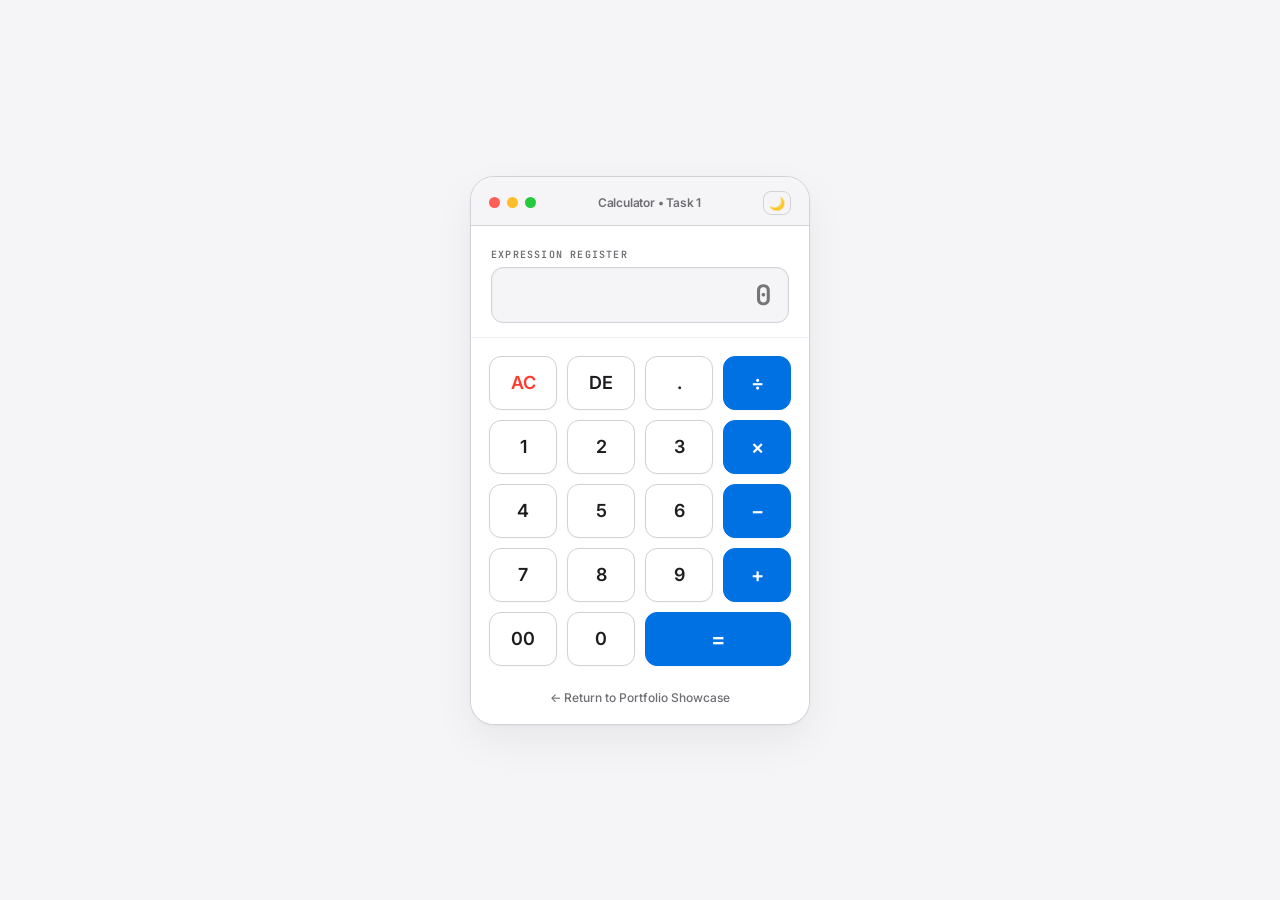
<file: task1-calculator/index.html>
<!DOCTYPE html>
<html lang="en">
<head>
  <meta charset="UTF-8">
  <meta name="viewport" content="width=device-width, initial-scale=1.0">
  <title>Calculator — Pristine Light Edition</title>
  <link rel="preconnect" href="https://fonts.googleapis.com">
  <link rel="preconnect" href="https://fonts.gstatic.com" crossorigin>
  <link href="https://fonts.googleapis.com/css2?family=Inter:wght@400;500;600;700&family=JetBrains+Mono:wght@500;600&display=swap" rel="stylesheet">
  <script>
    (function() {
      const t = localStorage.getItem("vanshika_portal_theme") || "light";
      if (t === "dark") document.documentElement.classList.add("dark");
    })();
  </script>
  <link rel="stylesheet" href="style.css">
</head>
<body>
  <div class="calc-window">
    <!-- Window Bar -->
    <div class="window-topbar">
      <div class="window-dots">
        <span class="dot close"></span>
        <span class="dot min"></span>
        <span class="dot zoom"></span>
      </div>
      <div class="window-title">Calculator &bull; Task 1</div>
      <button type="button" id="themeToggleBtn" class="theme-toggle" title="Toggle Light / Dark mode" aria-label="Toggle theme">🌙</button>
    </div>

    <!-- Screen Display -->
    <div class="display-box">
      <div class="display-label">EXPRESSION REGISTER</div>
      <input type="text" id="display" readonly placeholder="0" aria-label="Calculator display">
    </div>

    <!-- Keypad Grid -->
    <div class="keypad">
      <button type="button" class="btn btn-action text-error" data-action="clear">AC</button>
      <button type="button" class="btn btn-action" data-action="delete">DE</button>
      <button type="button" class="btn btn-action" data-val=".">.</button>
      <button type="button" class="btn btn-op" data-val="/">÷</button>

      <button type="button" class="btn btn-num" data-val="1">1</button>
      <button type="button" class="btn btn-num" data-val="2">2</button>
      <button type="button" class="btn btn-num" data-val="3">3</button>
      <button type="button" class="btn btn-op" data-val="*">×</button>

      <button type="button" class="btn btn-num" data-val="4">4</button>
      <button type="button" class="btn btn-num" data-val="5">5</button>
      <button type="button" class="btn btn-num" data-val="6">6</button>
      <button type="button" class="btn btn-op" data-val="-">−</button>

      <button type="button" class="btn btn-num" data-val="7">7</button>
      <button type="button" class="btn btn-num" data-val="8">8</button>
      <button type="button" class="btn btn-num" data-val="9">9</button>
      <button type="button" class="btn btn-op" data-val="+">+</button>

      <button type="button" class="btn btn-num" data-val="00">00</button>
      <button type="button" class="btn btn-num" data-val="0">0</button>
      <button type="button" class="btn btn-equal" data-action="calculate">=</button>
    </div>

    <div class="window-footer">
      <a href="../index.html" class="nav-back">&larr; Return to Portfolio Showcase</a>
    </div>
  </div>

  <script src="script.js"></script>
</body>
</html>
</file>
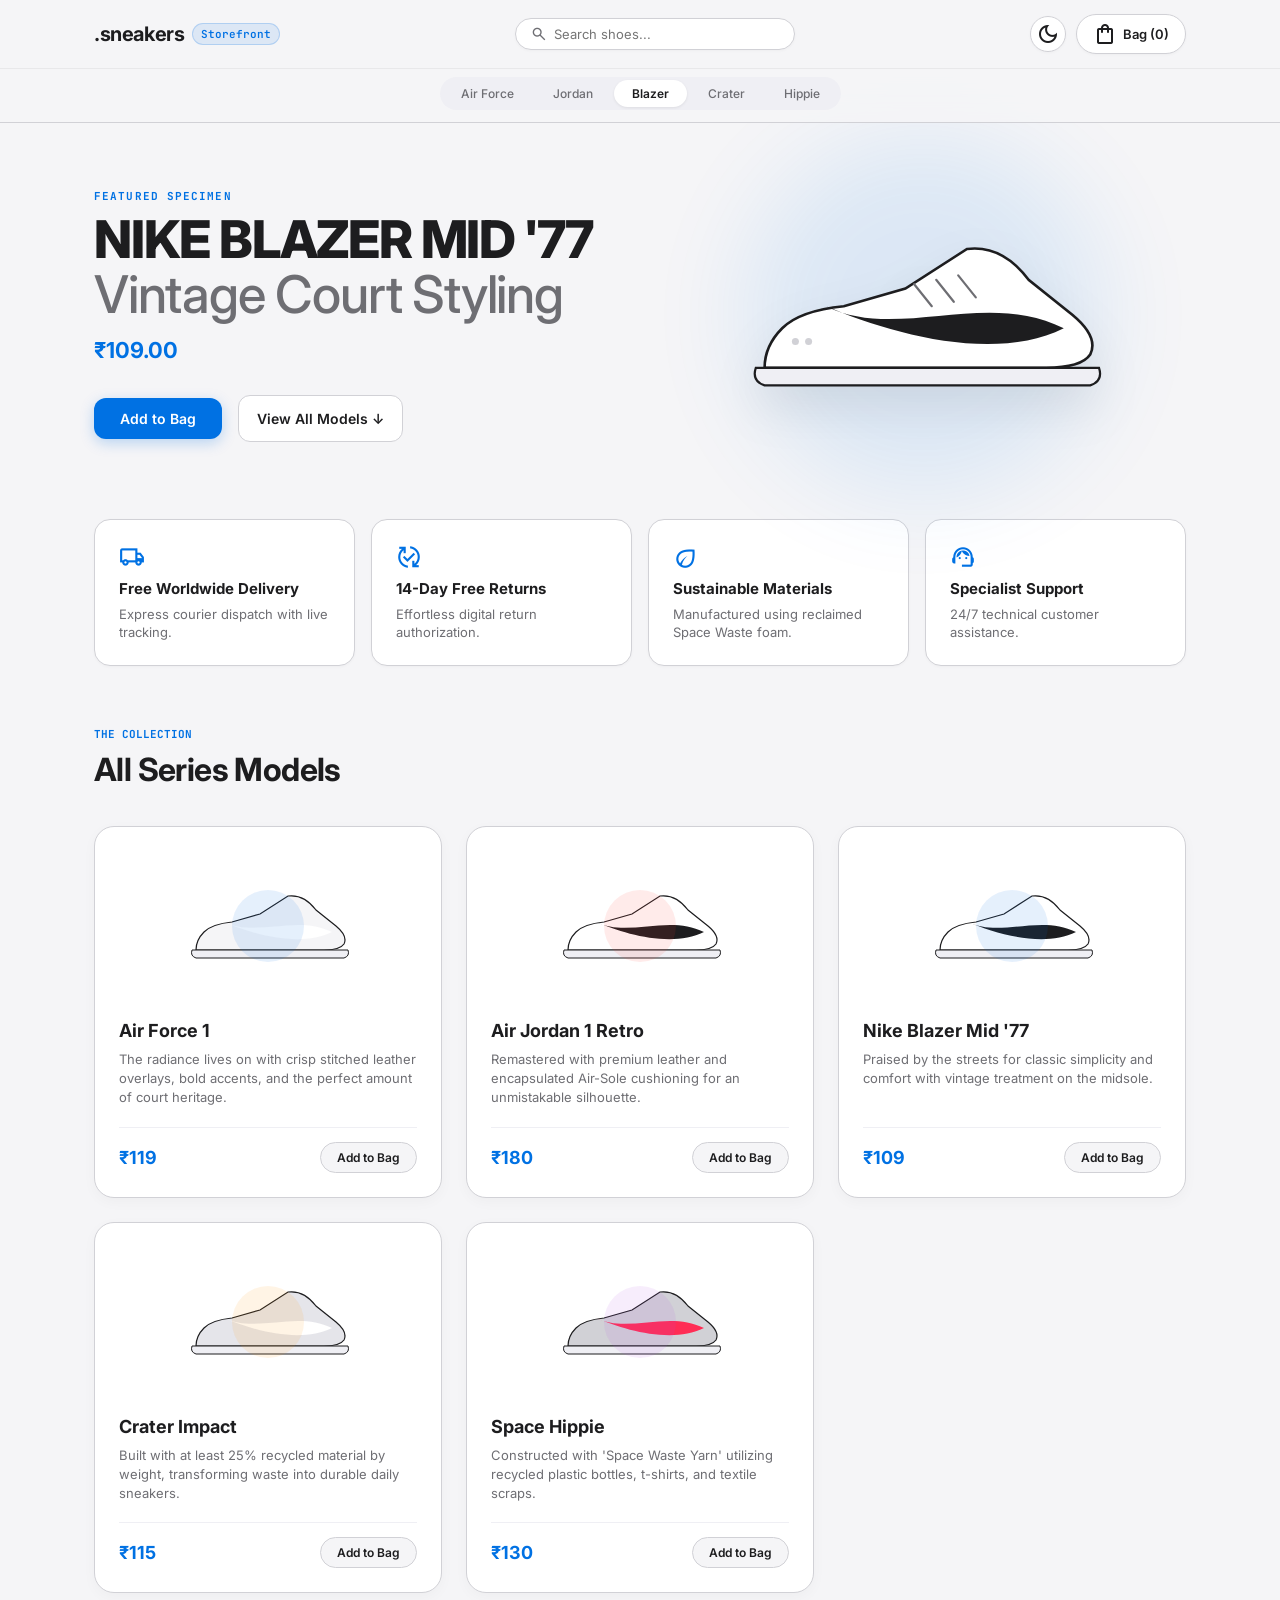
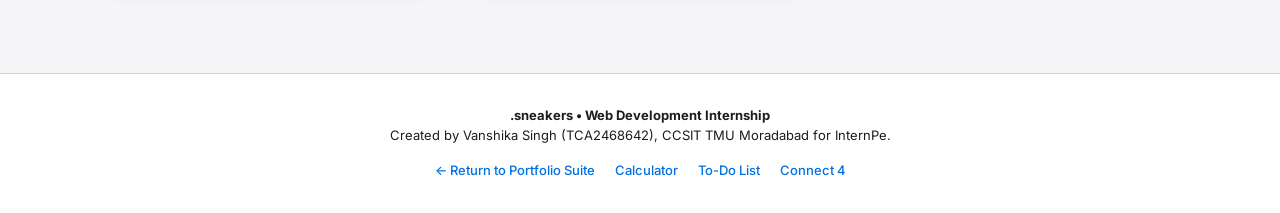
<file: task2-ecommerce/index.html>
<!DOCTYPE html>
<html lang="en">
<head>
  <meta charset="UTF-8">
  <meta name="viewport" content="width=device-width, initial-scale=1.0">
  <title>.sneakers — Pristine Light Storefront</title>
  <link rel="preconnect" href="https://fonts.googleapis.com">
  <link rel="preconnect" href="https://fonts.gstatic.com" crossorigin>
  <link href="https://fonts.googleapis.com/css2?family=Inter:wght@400;500;600;700&family=JetBrains+Mono:wght@500;600&display=swap" rel="stylesheet">
  <link href="https://fonts.googleapis.com/css2?family=Material+Symbols+Outlined:opsz,wght,FILL,GRAD@20..48,100..700,0..1,-50..200" rel="stylesheet">
  <script>
    (function() {
      const t = localStorage.getItem("vanshika_portal_theme") || "light";
      if (t === "dark") document.documentElement.classList.add("dark");
    })();
  </script>
  <link rel="stylesheet" href="style.css">
</head>
<body>
  <!-- Top Navigation -->
  <header class="store-nav">
    <div class="nav-container">
      <div class="nav-brand">
        <span class="brand-text">.sneakers</span>
        <span class="brand-pill">Storefront</span>
      </div>

      <div class="search-wrap">
        <span class="material-symbols-outlined search-icon">search</span>
        <input type="text" id="searchInput" placeholder="Search shoes..." aria-label="Search shoes">
      </div>

      <div class="nav-actions">
        <button id="themeToggleBtn" class="theme-toggle-btn" title="Toggle Light / Dark mode" aria-label="Toggle theme">
          <span class="material-symbols-outlined text-[18px]">dark_mode</span>
        </button>
        <button id="cartBtn" class="cart-pill-btn" aria-label="View Shopping Bag">
          <span class="material-symbols-outlined text-[18px]">shopping_bag</span>
          <span>Bag (<span id="cartCount">0</span>)</span>
        </button>
      </div>
    </div>

    <!-- Category Filter Bar -->
    <div class="category-strip">
      <div class="category-pills">
        <button class="cat-pill active" data-product="0">Air Force</button>
        <button class="cat-pill" data-product="1">Jordan</button>
        <button class="cat-pill" data-product="2">Blazer</button>
        <button class="cat-pill" data-product="3">Crater</button>
        <button class="cat-pill" data-product="4">Hippie</button>
      </div>
    </div>
  </header>

  <!-- Hero Feature Showcase -->
  <section class="hero-showcase" id="heroSection">
    <div class="hero-left">
      <span class="hero-tag" id="heroEyebrow">Featured Specimen</span>
      <h1 class="hero-title" id="heroTitle">BLAZER<br><span>NEW SEASON</span></h1>
      <p class="hero-price" id="heroPrice">₹109.00</p>
      <div class="hero-btn-row">
        <button class="btn-primary" id="heroBuyBtn">Add to Bag</button>
        <a href="#productsCatalog" class="btn-ghost">View All Models &darr;</a>
      </div>
    </div>

    <div class="hero-right">
      <div class="ambient-glow" id="heroCircle"></div>
      <svg id="heroShoeSvg" viewBox="0 0 500 300" class="hero-shoe-svg" xmlns="http://www.w3.org/2000/svg">
        <g id="shoeArtwork">
          <path d="M70,210 Q90,210 150,210 L390,210 Q430,210 440,195 Q450,175 420,150 L370,110 Q340,70 300,75 L230,120 L160,140 Q110,145 90,165 Q70,185 70,210 Z" fill="#ffffff" stroke="#1d1d1f" stroke-width="3"/>
          <path d="M60,210 L450,210 Q455,225 440,230 L70,230 Q55,225 60,210 Z" fill="#efeff4" stroke="#1d1d1f" stroke-width="2.5"/>
          <path d="M140,140 C220,180 320,120 410,165 C330,205 210,170 140,140 Z" fill="#0071e3"/>
          <path d="M240,115 L260,140 M265,110 L285,135 M290,105 L310,130" stroke="#6e6e73" stroke-width="2.5" stroke-linecap="round"/>
          <circle cx="105" cy="180" r="4" fill="#d1d1d6"/>
          <circle cx="120" cy="180" r="4" fill="#d1d1d6"/>
        </g>
      </svg>
    </div>
  </section>

  <!-- Features Strip -->
  <section class="features-bar">
    <div class="feature-card">
      <span class="material-symbols-outlined feature-icon">local_shipping</span>
      <h4>Free Worldwide Delivery</h4>
      <p>Express courier dispatch with live tracking.</p>
    </div>
    <div class="feature-card">
      <span class="material-symbols-outlined feature-icon">published_with_changes</span>
      <h4>14-Day Free Returns</h4>
      <p>Effortless digital return authorization.</p>
    </div>
    <div class="feature-card">
      <span class="material-symbols-outlined feature-icon">eco</span>
      <h4>Sustainable Materials</h4>
      <p>Manufactured using reclaimed Space Waste foam.</p>
    </div>
    <div class="feature-card">
      <span class="material-symbols-outlined feature-icon">support_agent</span>
      <h4>Specialist Support</h4>
      <p>24/7 technical customer assistance.</p>
    </div>
  </section>

  <!-- Product Grid -->
  <main class="catalog-section" id="productsCatalog">
    <div class="catalog-title-area">
      <span class="section-eyebrow">The Collection</span>
      <h2 class="section-title">All Series Models</h2>
    </div>
    <div class="product-cards-grid" id="productGrid">
      <!-- Generated via JS -->
    </div>
  </main>

  <!-- Slide-over Cart Drawer -->
  <div class="drawer-backdrop" id="cartModal">
    <div class="drawer-overlay" id="cartOverlay"></div>
    <div class="drawer-content">
      <div class="drawer-header">
        <h3>Shopping Bag</h3>
        <button class="drawer-close" id="closeCart">&times;</button>
      </div>
      <div class="drawer-items" id="cartItemsList">
        <p class="empty-msg">Your shopping bag is empty.</p>
      </div>
      <div class="drawer-footer">
        <div class="subtotal-box">
          <span>Subtotal</span>
          <span id="cartTotalVal">₹0.00</span>
        </div>
        <button class="btn-primary full-width" id="checkoutBtn">Proceed to Checkout</button>
      </div>
    </div>
  </div>

  <!-- Checkout Modal -->
  <div class="modal-backdrop" id="checkoutModal">
    <div class="modal-card">
      <div class="modal-header">
        <h3>Delivery Details</h3>
        <button class="drawer-close" id="closeCheckout">&times;</button>
      </div>
      <form id="checkoutForm" onsubmit="event.preventDefault(); handleCheckoutSubmit();">
        <div class="form-row">
          <label for="custName">Full Name</label>
          <input type="text" id="custName" required placeholder="Vanshika Singh">
        </div>
        <div class="form-row">
          <label for="custEmail">Email Address</label>
          <input type="email" id="custEmail" required placeholder="vanshika@tmu.ac.in">
        </div>
        <div class="form-row">
          <label for="custAddress">Shipping Address</label>
          <input type="text" id="custAddress" required placeholder="CCSIT, TMU Campus, Moradabad">
        </div>
        <div class="form-row">
          <label for="custPayment">Payment Option</label>
          <select id="custPayment">
            <option>Apple Pay / UPI Direct</option>
            <option>Debit / Credit Card</option>
            <option>Cash on Delivery</option>
          </select>
        </div>
        <button type="submit" class="btn-primary full-width mt-16">Confirm &amp; Place Order</button>
      </form>
      <div id="orderConfirmation" class="confirmation-box" style="display:none;">
        <span class="material-symbols-outlined text-[28px] text-success">check_circle</span>
        <h4>Order Placed Successfully!</h4>
        <p>A confirmation email has been dispatched to your inbox.</p>
      </div>
    </div>
  </div>

  <!-- Footer -->
  <footer class="store-footer">
    <div class="footer-inner">
      <div class="footer-brand">
        <strong>.sneakers &bull; Web Development Internship</strong>
        <p>Created by Vanshika Singh (TCA2468642), CCSIT TMU Moradabad for InternPe.</p>
      </div>
      <div class="footer-links">
        <a href="../index.html">&larr; Return to Portfolio Suite</a>
        <a href="../task1-calculator/index.html">Calculator</a>
        <a href="../task3-todolist/index.html">To-Do List</a>
        <a href="../task4-connect4/index.html">Connect 4</a>
      </div>
    </div>
  </footer>

  <script src="script.js"></script>
</body>
</html>
</file>
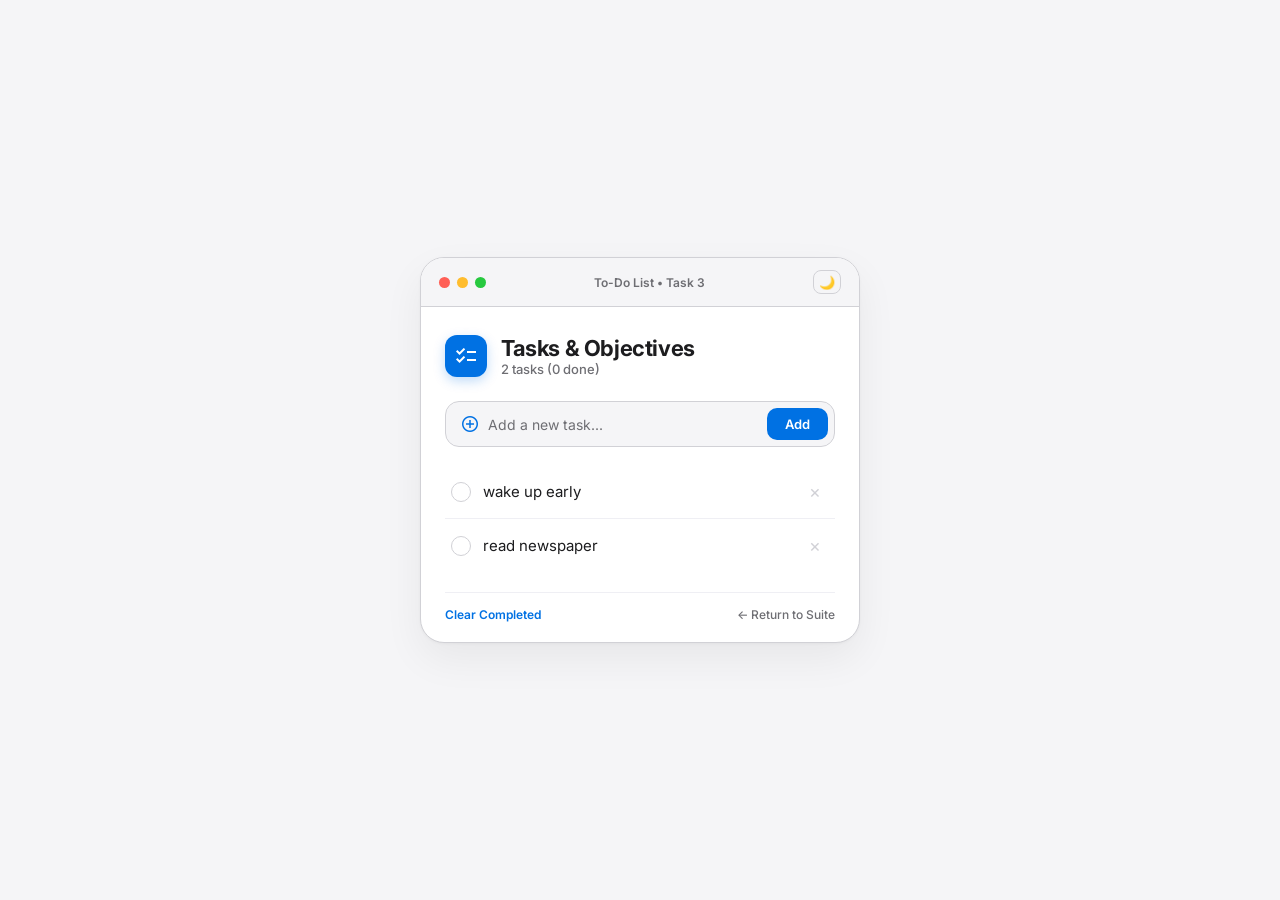
<file: task3-todolist/index.html>
<!DOCTYPE html>
<html lang="en">
<head>
  <meta charset="UTF-8">
  <meta name="viewport" content="width=device-width, initial-scale=1.0">
  <title>To-Do List — Pristine Light Edition</title>
  <link rel="preconnect" href="https://fonts.googleapis.com">
  <link rel="preconnect" href="https://fonts.gstatic.com" crossorigin>
  <link href="https://fonts.googleapis.com/css2?family=Inter:wght@400;500;600;700&family=JetBrains+Mono:wght@500;600&display=swap" rel="stylesheet">
  <link href="https://fonts.googleapis.com/css2?family=Material+Symbols+Outlined:opsz,wght,FILL,GRAD@20..48,100..700,0..1,-50..200" rel="stylesheet">
  <script>
    (function() {
      const t = localStorage.getItem("vanshika_portal_theme") || "light";
      if (t === "dark") document.documentElement.classList.add("dark");
    })();
  </script>
  <link rel="stylesheet" href="style.css">
</head>
<body>
  <div class="todo-window">
    <!-- Window Bar -->
    <div class="window-bar">
      <div class="traffic-dots">
        <span class="dot close"></span>
        <span class="dot min"></span>
        <span class="dot zoom"></span>
      </div>
      <div class="window-title">To-Do List &bull; Task 3</div>
      <button type="button" id="themeToggleBtn" class="theme-toggle" title="Toggle Light / Dark mode" aria-label="Toggle theme">🌙</button>
    </div>

    <div class="todo-inner">
      <div class="todo-header">
        <div class="header-icon">
          <span class="material-symbols-outlined text-[20px]">checklist</span>
        </div>
        <div>
          <h1 class="header-title">Tasks &amp; Objectives</h1>
          <p class="header-meta" id="taskCounter">0 tasks</p>
        </div>
      </div>

      <!-- Input Form -->
      <form class="task-input-bar" id="todoForm" onsubmit="event.preventDefault(); addTask();">
        <span class="material-symbols-outlined input-icon">add_circle</span>
        <input 
          type="text" 
          id="taskInput" 
          placeholder="Add a new task..." 
          autocomplete="off" 
          aria-label="New task input"
        >
        <button type="submit" id="addBtn" class="btn-add">Add</button>
      </form>

      <!-- Task Items List -->
      <ul class="task-items-list" id="taskList" role="list">
        <!-- Injected via script.js -->
      </ul>

      <!-- Footer Actions -->
      <div class="todo-actions-bar">
        <button type="button" class="btn-clear" id="clearCompletedBtn">Clear Completed</button>
        <a href="../index.html" class="back-link">&larr; Return to Suite</a>
      </div>
    </div>
  </div>

  <script src="script.js"></script>
</body>
</html>
</file>
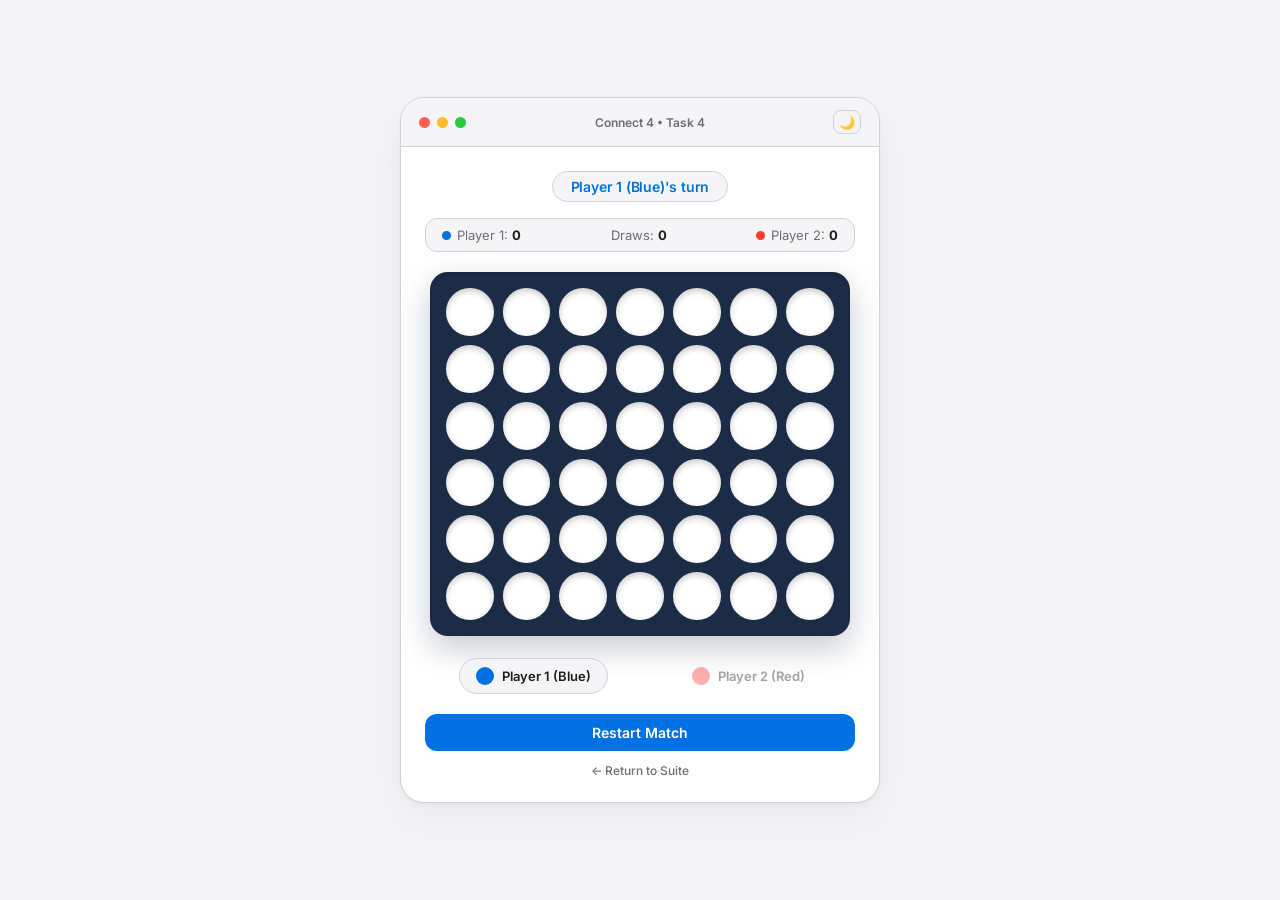
<file: task4-connect4/index.html>
<!DOCTYPE html>
<html lang="en">
<head>
  <meta charset="UTF-8">
  <meta name="viewport" content="width=device-width, initial-scale=1.0">
  <title>Connect 4 — Pristine Light Edition</title>
  <link rel="preconnect" href="https://fonts.googleapis.com">
  <link rel="preconnect" href="https://fonts.gstatic.com" crossorigin>
  <link href="https://fonts.googleapis.com/css2?family=Inter:wght@400;500;600;700&family=JetBrains+Mono:wght@500;600&display=swap" rel="stylesheet">
  <link href="https://fonts.googleapis.com/css2?family=Material+Symbols+Outlined:opsz,wght,FILL,GRAD@20..48,100..700,0..1,-50..200" rel="stylesheet">
  <script>
    (function() {
      const t = localStorage.getItem("vanshika_portal_theme") || "light";
      if (t === "dark") document.documentElement.classList.add("dark");
    })();
  </script>
  <link rel="stylesheet" href="style.css">
</head>
<body>
  <div class="game-window">
    <!-- Window Bar -->
    <div class="window-topbar">
      <div class="traffic-dots">
        <span class="dot close"></span>
        <span class="dot min"></span>
        <span class="dot zoom"></span>
      </div>
      <div class="window-title">Connect 4 &bull; Task 4</div>
      <button type="button" id="themeToggleBtn" class="theme-toggle" title="Toggle Light / Dark mode" aria-label="Toggle theme">🌙</button>
    </div>

    <div class="game-content">
      <!-- Status Pill -->
      <div class="turn-status-wrap">
        <div class="turn-pill" id="turnStatus">Player 1's turn (Blue)</div>
      </div>

      <!-- Scoreboard Strip -->
      <div class="score-strip">
        <div class="score-pill">
          <span class="pip p1-pip"></span>
          <span>Player 1: <strong id="p1Score">0</strong></span>
        </div>
        <div class="score-pill">
          <span>Draws: <strong id="tieScore">0</strong></span>
        </div>
        <div class="score-pill">
          <span class="pip p2-pip"></span>
          <span>Player 2: <strong id="p2Score">0</strong></span>
        </div>
      </div>

      <!-- 7x6 Matrix Board (Gravity Physics) -->
      <div class="board-frame">
        <div class="board" id="board" role="grid" aria-label="Connect 4 Grid">
          <!-- 42 slots generated by JS -->
        </div>
      </div>

      <!-- Player Dock -->
      <div class="player-dock">
        <div class="dock-card p1-dock active" id="p1Indicator">
          <div class="disc-sample p1-disc"></div>
          <span class="dock-label">Player 1 (Blue)</span>
        </div>
        <div class="dock-card p2-dock" id="p2Indicator">
          <div class="disc-sample p2-disc"></div>
          <span class="dock-label">Player 2 (Red)</span>
        </div>
      </div>

      <!-- Actions -->
      <div class="game-actions">
        <button type="button" class="btn-restart" id="resetBtn">Restart Match</button>
        <a href="../index.html" class="back-link">&larr; Return to Suite</a>
      </div>
    </div>
  </div>

  <script src="script.js"></script>
</body>
</html>
</file>
<file: task1-calculator/style.css>
/* Pristine Apple-Inspired Light & Dark — Calculator Style */
:root {
  --surface: #f5f5f7;
  --surface-container-lowest: #ffffff;
  --surface-container: #efeff4;
  --surface-container-high: #e5e5ea;
  --on-surface: #1d1d1f;
  --on-surface-variant: #6e6e73;
  --outline-variant: #d1d1d6;
  --primary: #0071e3;
  --primary-hover: #0077ed;
  --error: #ff3b30;
  --success: #34c759;
}

html.dark {
  --surface: #0a0a0c;
  --surface-container-lowest: #16161a;
  --surface-container: #202026;
  --surface-container-high: #2a2a32;
  --on-surface: #f5f5f7;
  --on-surface-variant: #98989f;
  --outline-variant: #2c2c34;
  --primary: #2997ff;
  --primary-hover: #0077ed;
  --error: #ff453a;
  --success: #32d74b;
}

html.dark .calc-window {
  box-shadow: 0 20px 48px rgba(0, 0, 0, 0.6), 0 0 0 1px rgba(255, 255, 255, 0.08);
}

* {
  box-sizing: border-box;
  margin: 0;
  padding: 0;
  font-family: "Inter", -apple-system, BlinkMacSystemFont, "SF Pro Display", sans-serif;
  -webkit-font-smoothing: antialiased;
}

body {
  min-height: 100vh;
  display: flex;
  justify-content: center;
  align-items: center;
  background-color: var(--surface);
  color: var(--on-surface);
  padding: 24px;
}

.calc-window {
  background: var(--surface-container-lowest);
  border: 1px solid var(--outline-variant);
  border-radius: 24px;
  width: 100%;
  max-width: 340px;
  box-shadow: 0 16px 40px rgba(0, 0, 0, 0.06), 0 1px 3px rgba(0, 0, 0, 0.04);
  overflow: hidden;
  display: flex;
  flex-direction: column;
}

/* Window Chrome */
.window-topbar {
  display: flex;
  align-items: center;
  justify-content: space-between;
  padding: 14px 18px 10px;
  background: var(--surface);
  border-bottom: 1px solid var(--outline-variant);
}

.window-dots {
  display: flex;
  gap: 7px;
}

.dot {
  width: 11px;
  height: 11px;
  border-radius: 50%;
  display: inline-block;
}

.dot.close { background: #ff5f56; }
.dot.min { background: #ffbd2e; }
.dot.zoom { background: #27c93f; }

.window-title {
  font-size: 12px;
  font-weight: 600;
  color: var(--on-surface-variant);
  letter-spacing: -0.2px;
}

.spacer { width: 44px; }

.theme-toggle {
  background: none;
  border: 1px solid var(--outline-variant);
  border-radius: 8px;
  width: 28px;
  height: 24px;
  display: flex;
  align-items: center;
  justify-content: center;
  font-size: 13px;
  cursor: pointer;
  color: var(--on-surface-variant);
  transition: all 0.15s ease;
}

.theme-toggle:hover {
  background: var(--surface-container-high);
}

/* Display Box */
.display-box {
  padding: 22px 20px 14px;
  background: var(--surface-container-lowest);
  border-bottom: 1px solid var(--surface-container);
}

.display-label {
  font-family: "JetBrains Mono", monospace;
  font-size: 10px;
  font-weight: 600;
  letter-spacing: 0.12em;
  color: var(--on-surface-variant);
  margin-bottom: 6px;
}

#display {
  width: 100%;
  height: 56px;
  background: var(--surface);
  border: 1px solid var(--outline-variant);
  border-radius: 12px;
  padding: 0 16px;
  font-family: "JetBrains Mono", monospace;
  font-size: 28px;
  font-weight: 600;
  color: var(--on-surface);
  text-align: right;
  outline: none;
  box-shadow: inset 0 1px 3px rgba(0, 0, 0, 0.04);
}

/* Keypad Grid */
.keypad {
  display: grid;
  grid-template-columns: repeat(4, 1fr);
  gap: 10px;
  padding: 18px 18px 20px;
  background: var(--surface-container-lowest);
}

.btn {
  height: 54px;
  border: 1px solid var(--outline-variant);
  border-radius: 12px;
  font-size: 18px;
  font-weight: 600;
  cursor: pointer;
  transition: all 0.15s cubic-bezier(0.16, 1, 0.3, 1);
  display: flex;
  align-items: center;
  justify-content: center;
  user-select: none;
  background: var(--surface-container-lowest);
  color: var(--on-surface);
  box-shadow: 0 1px 3px rgba(0, 0, 0, 0.03);
}

.btn:hover {
  background: var(--surface-container);
  transform: translateY(-1px);
}

.btn:active {
  transform: scale(0.96);
}

.text-error {
  color: var(--error);
}

.btn-op {
  background: var(--primary);
  border-color: var(--primary);
  color: #ffffff;
  font-size: 20px;
}

.btn-op:hover {
  background: var(--primary-hover);
  color: #ffffff;
}

.btn-equal {
  grid-column: span 2;
  background: var(--primary);
  border-color: var(--primary);
  color: #ffffff;
  font-size: 22px;
  border-radius: 12px;
}

.btn-equal:hover {
  background: var(--primary-hover);
  color: #ffffff;
}

.window-footer {
  padding: 0 18px 18px;
  text-align: center;
  background: var(--surface-container-lowest);
}

.nav-back {
  font-size: 12px;
  font-weight: 500;
  color: var(--on-surface-variant);
  text-decoration: none;
  transition: color 0.15s;
}

.nav-back:hover {
  color: var(--primary);
}
</file>
<file: task2-ecommerce/style.css>
/* Pristine Apple-Inspired Light & Dark — .sneakers Storefront */
:root {
  --surface: #f5f5f7;
  --surface-container-lowest: #ffffff;
  --surface-container: #efeff4;
  --surface-container-high: #e5e5ea;
  --on-surface: #1d1d1f;
  --on-surface-variant: #6e6e73;
  --outline-variant: #d1d1d6;
  --primary: #0071e3;
  --primary-hover: #0077ed;
  --error: #ff3b30;
  --success: #34c759;
  --nav-bg: rgba(245, 245, 247, 0.85);
}

html.dark {
  --surface: #0a0a0c;
  --surface-container-lowest: #16161a;
  --surface-container: #202026;
  --surface-container-high: #2a2a32;
  --on-surface: #f5f5f7;
  --on-surface-variant: #98989f;
  --outline-variant: #2c2c34;
  --primary: #2997ff;
  --primary-hover: #0077ed;
  --error: #ff453a;
  --success: #32d74b;
  --nav-bg: rgba(16, 16, 20, 0.85);
}

html.dark .card,
html.dark .catalog-item,
html.dark .cart-drawer,
html.dark .checkout-modal {
  box-shadow: 0 12px 32px rgba(0, 0, 0, 0.5), 0 0 0 1px rgba(255, 255, 255, 0.08);
}

* {
  box-sizing: border-box;
  margin: 0;
  padding: 0;
  font-family: "Inter", -apple-system, BlinkMacSystemFont, "SF Pro Display", sans-serif;
  -webkit-font-smoothing: antialiased;
}

body {
  background-color: var(--surface);
  color: var(--on-surface);
  line-height: 1.5;
  overflow-x: hidden;
}

/* Nav */
.store-nav {
  position: sticky;
  top: 0;
  z-index: 100;
  background: var(--nav-bg, rgba(245, 245, 247, 0.85));
  backdrop-filter: blur(20px);
  -webkit-backdrop-filter: blur(20px);
  border-bottom: 1px solid var(--outline-variant);
}

.nav-container {
  max-width: 1140px;
  margin: 0 auto;
  padding: 14px 24px;
  display: flex;
  align-items: center;
  justify-content: space-between;
}

.nav-brand {
  display: flex;
  align-items: center;
  gap: 8px;
}

.brand-text {
  font-size: 20px;
  font-weight: 700;
  letter-spacing: -0.4px;
}

.brand-pill {
  font-family: "JetBrains Mono", monospace;
  font-size: 11px;
  font-weight: 600;
  color: var(--primary);
  background: rgba(0, 113, 227, 0.1);
  padding: 2px 8px;
  border-radius: 9999px;
  border: 1px solid rgba(0, 113, 227, 0.2);
}

.search-wrap {
  display: flex;
  align-items: center;
  background: var(--surface-container-lowest);
  border: 1px solid var(--outline-variant);
  border-radius: 9999px;
  padding: 6px 14px;
  width: 280px;
  box-shadow: 0 1px 3px rgba(0, 0, 0, 0.03);
}

.search-wrap input {
  border: none;
  background: transparent;
  outline: none;
  font-size: 13px;
  width: 100%;
  margin-left: 6px;
  color: var(--on-surface);
}

.search-icon {
  font-size: 18px;
  color: var(--on-surface-variant);
}

.nav-actions {
  display: flex;
  align-items: center;
  gap: 10px;
}

.theme-toggle-btn {
  background: var(--surface-container-lowest);
  color: var(--on-surface);
  border: 1px solid var(--outline-variant);
  border-radius: 9999px;
  width: 36px;
  height: 36px;
  display: flex;
  align-items: center;
  justify-content: center;
  cursor: pointer;
  transition: all 0.15s ease;
  box-shadow: 0 1px 3px rgba(0, 0, 0, 0.03);
}

.theme-toggle-btn:hover {
  background: var(--surface-container-high);
  transform: translateY(-1px);
}

.cart-pill-btn {
  background: var(--surface-container-lowest);
  color: var(--on-surface);
  border: 1px solid var(--outline-variant);
  border-radius: 9999px;
  padding: 7px 16px;
  font-size: 13px;
  font-weight: 600;
  cursor: pointer;
  display: flex;
  align-items: center;
  gap: 6px;
  transition: all 0.15s ease;
  box-shadow: 0 1px 3px rgba(0, 0, 0, 0.03);
}

.cart-pill-btn:hover {
  background: var(--primary);
  color: #ffffff;
  border-color: var(--primary);
}

/* Category Strip */
.category-strip {
  border-top: 1px solid rgba(0, 0, 0, 0.05);
  display: flex;
  justify-content: center;
  padding: 8px 16px 12px;
}

.category-pills {
  display: flex;
  background: var(--surface-container);
  padding: 3px;
  border-radius: 9999px;
  gap: 3px;
}

.cat-pill {
  background: transparent;
  border: none;
  border-radius: 9999px;
  padding: 6px 18px;
  font-size: 12px;
  font-weight: 500;
  color: var(--on-surface-variant);
  cursor: pointer;
  transition: all 0.15s ease;
}

.cat-pill:hover {
  color: var(--on-surface);
}

.cat-pill.active {
  background: var(--surface-container-lowest);
  color: var(--on-surface);
  font-weight: 600;
  box-shadow: 0 1px 3px rgba(0, 0, 0, 0.08);
}

/* Hero Showcase */
.hero-showcase {
  max-width: 1140px;
  margin: 0 auto;
  padding: 60px 24px 72px;
  display: grid;
  grid-template-columns: 1fr 1fr;
  align-items: center;
  gap: 40px;
}

.hero-tag {
  font-family: "JetBrains Mono", monospace;
  font-size: 11px;
  font-weight: 700;
  letter-spacing: 0.1em;
  text-transform: uppercase;
  color: var(--primary);
  display: block;
  margin-bottom: 8px;
}

.hero-title {
  font-size: 52px;
  font-weight: 800;
  line-height: 1.06;
  letter-spacing: -1.2px;
  margin-bottom: 12px;
}

.hero-title span {
  font-weight: 500;
  color: var(--on-surface-variant);
  display: block;
}

.hero-price {
  font-size: 22px;
  font-weight: 700;
  color: var(--primary);
  margin-bottom: 28px;
}

.hero-btn-row {
  display: flex;
  align-items: center;
  gap: 16px;
}

.btn-primary {
  background-color: var(--primary);
  color: #ffffff;
  border: none;
  border-radius: 12px;
  padding: 12px 26px;
  font-size: 14px;
  font-weight: 600;
  cursor: pointer;
  transition: all 0.15s ease;
  box-shadow: 0 4px 14px rgba(0, 113, 227, 0.25);
}

.btn-primary:hover {
  background-color: var(--primary-hover);
  transform: translateY(-1px);
}

.btn-ghost {
  color: var(--on-surface);
  text-decoration: none;
  font-size: 14px;
  font-weight: 600;
  padding: 12px 18px;
  border-radius: 12px;
  border: 1px solid var(--outline-variant);
  background: var(--surface-container-lowest);
  transition: background-color 0.15s ease;
}

.btn-ghost:hover {
  background: var(--surface-container);
}

.hero-right {
  position: relative;
  display: flex;
  align-items: center;
  justify-content: center;
}

.ambient-glow {
  position: absolute;
  width: 360px;
  height: 360px;
  border-radius: 50%;
  background-color: #0071e3;
  opacity: 0.1;
  filter: blur(50px);
}

.hero-shoe-svg {
  position: relative;
  z-index: 2;
  width: 100%;
  max-width: 440px;
  filter: drop-shadow(0 20px 24px rgba(0, 0, 0, 0.08));
  transition: transform 0.4s ease;
}

.hero-shoe-svg:hover {
  transform: rotate(-4deg) scale(1.03);
}

/* Features */
.features-bar {
  max-width: 1140px;
  margin: 0 auto 60px;
  padding: 0 24px;
  display: grid;
  grid-template-columns: repeat(auto-fit, minmax(220px, 1fr));
  gap: 16px;
}

.feature-card {
  background: var(--surface-container-lowest);
  border: 1px solid var(--outline-variant);
  border-radius: 16px;
  padding: 24px;
  box-shadow: 0 1px 3px rgba(0, 0, 0, 0.03);
}

.feature-icon {
  font-size: 26px;
  color: var(--primary);
  margin-bottom: 8px;
  display: block;
}

.feature-card h4 {
  font-size: 15px;
  font-weight: 700;
  margin-bottom: 4px;
}

.feature-card p {
  font-size: 13px;
  color: var(--on-surface-variant);
  line-height: 1.4;
}

/* Catalog */
.catalog-section {
  max-width: 1140px;
  margin: 0 auto 80px;
  padding: 0 24px;
}

.catalog-title-area {
  margin-bottom: 32px;
}

.section-eyebrow {
  font-family: "JetBrains Mono", monospace;
  font-size: 11px;
  font-weight: 700;
  text-transform: uppercase;
  color: var(--primary);
  display: block;
  margin-bottom: 4px;
}

.section-title {
  font-size: 32px;
  font-weight: 700;
  letter-spacing: -0.6px;
}

.product-cards-grid {
  display: grid;
  grid-template-columns: repeat(auto-fit, minmax(280px, 1fr));
  gap: 24px;
}

.product-bento {
  background: var(--surface-container-lowest);
  border: 1px solid var(--outline-variant);
  border-radius: 20px;
  padding: 24px;
  display: flex;
  flex-direction: column;
  box-shadow: 0 4px 14px rgba(0, 0, 0, 0.03);
  transition: transform 0.2s ease, box-shadow 0.2s ease;
}

.product-bento:hover {
  transform: translateY(-4px);
  box-shadow: 0 12px 28px rgba(0, 0, 0, 0.07);
}

.product-stage {
  height: 150px;
  display: flex;
  align-items: center;
  justify-content: center;
  margin-bottom: 16px;
}

.product-name {
  font-size: 18px;
  font-weight: 700;
  margin-bottom: 6px;
}

.product-desc {
  font-size: 13px;
  color: var(--on-surface-variant);
  line-height: 1.45;
  margin-bottom: 20px;
  flex-grow: 1;
}

.product-footer {
  display: flex;
  align-items: center;
  justify-content: space-between;
  border-top: 1px solid var(--surface-container);
  padding-top: 14px;
}

.product-price {
  font-size: 18px;
  font-weight: 700;
  color: var(--primary);
}

.btn-card-add {
  background: var(--surface);
  color: var(--on-surface);
  border: 1px solid var(--outline-variant);
  border-radius: 9999px;
  padding: 7px 16px;
  font-size: 12px;
  font-weight: 600;
  cursor: pointer;
  transition: all 0.15s ease;
}

.btn-card-add:hover {
  background: var(--primary);
  color: #ffffff;
  border-color: var(--primary);
}

/* Drawers & Modals */
.drawer-backdrop {
  position: fixed;
  inset: 0;
  display: none;
  z-index: 200;
}

.drawer-backdrop.open { display: flex; }

.drawer-overlay {
  position: absolute;
  inset: 0;
  background: rgba(0, 0, 0, 0.3);
  backdrop-filter: blur(6px);
}

.drawer-content {
  position: absolute;
  top: 0;
  right: 0;
  bottom: 0;
  width: 380px;
  max-width: 90vw;
  background: var(--surface-container-lowest);
  padding: 32px 24px;
  display: flex;
  flex-direction: column;
  z-index: 210;
  box-shadow: -8px 0 32px rgba(0, 0, 0, 0.1);
}

.modal-backdrop {
  position: fixed;
  inset: 0;
  background: rgba(0, 0, 0, 0.4);
  backdrop-filter: blur(6px);
  display: none;
  align-items: center;
  justify-content: center;
  z-index: 300;
  padding: 20px;
}

.modal-backdrop.open { display: flex; }

.modal-card {
  background: var(--surface-container-lowest);
  border-radius: 20px;
  padding: 32px;
  width: 100%;
  max-width: 440px;
  box-shadow: 0 20px 48px rgba(0, 0, 0, 0.15);
}

.drawer-header, .modal-header {
  display: flex;
  justify-content: space-between;
  align-items: center;
  border-bottom: 1px solid var(--outline-variant);
  padding-bottom: 16px;
  margin-bottom: 16px;
}

.drawer-close {
  background: var(--surface);
  border: none;
  border-radius: 50%;
  width: 28px;
  height: 28px;
  font-size: 18px;
  cursor: pointer;
  color: var(--on-surface-variant);
}

.drawer-items {
  flex-grow: 1;
  overflow-y: auto;
}

.empty-msg {
  text-align: center;
  color: var(--on-surface-variant);
  font-size: 14px;
  padding: 40px 0;
}

.subtotal-box {
  display: flex;
  justify-content: space-between;
  font-size: 16px;
  font-weight: 700;
  margin-bottom: 16px;
}

.full-width { width: 100%; }
.mt-16 { margin-top: 16px; }

.form-row {
  margin-bottom: 14px;
}

.form-row label {
  display: block;
  font-size: 12px;
  font-weight: 600;
  color: var(--on-surface-variant);
  margin-bottom: 5px;
}

.form-row input, .form-row select {
  width: 100%;
  padding: 10px 12px;
  border: 1px solid var(--outline-variant);
  border-radius: 10px;
  font-size: 14px;
  outline: none;
  background: var(--surface-container-lowest);
}

.confirmation-box {
  margin-top: 18px;
  padding: 16px;
  background: rgba(52, 199, 89, 0.1);
  border: 1px solid rgba(52, 199, 89, 0.3);
  border-radius: 12px;
  text-align: center;
}

.confirmation-box h4 {
  font-size: 16px;
  font-weight: 700;
  color: var(--on-surface);
  margin: 6px 0 2px;
}

.confirmation-box p {
  font-size: 12px;
  color: var(--on-surface-variant);
}

/* Footer */
.store-footer {
  border-top: 1px solid var(--outline-variant);
  background: var(--surface-container-lowest);
  padding: 32px 24px;
  font-size: 13px;
}

.footer-inner {
  max-width: 1140px;
  margin: 0 auto;
  display: flex;
  flex-direction: column;
  gap: 16px;
  align-items: center;
  text-align: center;
}

.footer-links {
  display: flex;
  gap: 20px;
  flex-wrap: wrap;
}

.footer-links a {
  color: var(--primary);
  text-decoration: none;
  font-weight: 500;
}

@media (max-width: 800px) {
  .hero-showcase {
    grid-template-columns: 1fr;
    text-align: center;
  }
  .hero-btn-row { justify-content: center; }
  .hero-title { font-size: 38px; }
}
</file>
<file: task3-todolist/style.css>
/* Pristine Apple-Inspired Light & Dark — To-Do List Style */
:root {
  --surface: #f5f5f7;
  --surface-container-lowest: #ffffff;
  --surface-container: #efeff4;
  --surface-container-high: #e5e5ea;
  --on-surface: #1d1d1f;
  --on-surface-variant: #6e6e73;
  --outline-variant: #d1d1d6;
  --primary: #0071e3;
  --primary-hover: #0077ed;
  --error: #ff3b30;
  --success: #34c759;
}

html.dark {
  --surface: #0a0a0c;
  --surface-container-lowest: #16161a;
  --surface-container: #202026;
  --surface-container-high: #2a2a32;
  --on-surface: #f5f5f7;
  --on-surface-variant: #98989f;
  --outline-variant: #2c2c34;
  --primary: #2997ff;
  --primary-hover: #0077ed;
  --error: #ff453a;
  --success: #32d74b;
}

html.dark .todo-window {
  box-shadow: 0 20px 48px rgba(0, 0, 0, 0.6), 0 0 0 1px rgba(255, 255, 255, 0.08);
}

* {
  box-sizing: border-box;
  margin: 0;
  padding: 0;
  font-family: "Inter", -apple-system, BlinkMacSystemFont, "SF Pro Display", sans-serif;
  -webkit-font-smoothing: antialiased;
}

body {
  min-height: 100vh;
  display: flex;
  align-items: center;
  justify-content: center;
  background-color: var(--surface);
  color: var(--on-surface);
  padding: 24px;
}

.todo-window {
  width: 100%;
  max-width: 440px;
  background: var(--surface-container-lowest);
  border: 1px solid var(--outline-variant);
  border-radius: 24px;
  box-shadow: 0 16px 40px rgba(0, 0, 0, 0.06), 0 1px 3px rgba(0, 0, 0, 0.04);
  overflow: hidden;
}

/* Window Bar */
.window-bar {
  display: flex;
  align-items: center;
  justify-content: space-between;
  padding: 12px 18px;
  background: var(--surface);
  border-bottom: 1px solid var(--outline-variant);
}

.traffic-dots {
  display: flex;
  gap: 7px;
}

.dot {
  width: 11px;
  height: 11px;
  border-radius: 50%;
  display: inline-block;
}

.dot.close { background: #ff5f56; }
.dot.min { background: #ffbd2e; }
.dot.zoom { background: #27c93f; }

.window-title {
  font-size: 12px;
  color: var(--on-surface-variant);
  font-weight: 600;
}

.spacer { width: 44px; }

.theme-toggle {
  background: none;
  border: 1px solid var(--outline-variant);
  border-radius: 8px;
  width: 28px;
  height: 24px;
  display: flex;
  align-items: center;
  justify-content: center;
  font-size: 13px;
  cursor: pointer;
  color: var(--on-surface-variant);
  transition: all 0.15s ease;
}

.theme-toggle:hover {
  background: var(--surface-container-high);
}

.todo-inner {
  padding: 28px 24px 20px;
}

.todo-header {
  display: flex;
  align-items: center;
  gap: 14px;
  margin-bottom: 24px;
}

.header-icon {
  width: 42px;
  height: 42px;
  border-radius: 12px;
  background: var(--primary);
  color: #ffffff;
  display: flex;
  align-items: center;
  justify-content: center;
  box-shadow: 0 4px 12px rgba(0, 113, 227, 0.25);
}

.header-title {
  font-size: 22px;
  font-weight: 700;
  letter-spacing: -0.4px;
}

.header-meta {
  font-size: 13px;
  color: var(--on-surface-variant);
  font-weight: 500;
}

/* Task Input Bar */
.task-input-bar {
  display: flex;
  align-items: center;
  background: var(--surface);
  border: 1px solid var(--outline-variant);
  border-radius: 14px;
  padding: 6px 6px 6px 14px;
  margin-bottom: 18px;
  transition: all 0.15s ease;
}

.task-input-bar:focus-within {
  background: var(--surface-container-lowest);
  border-color: var(--primary);
  box-shadow: 0 0 0 3px rgba(0, 113, 227, 0.15);
}

.input-icon {
  color: var(--primary);
  font-size: 20px;
  margin-right: 8px;
}

.task-input-bar input {
  flex: 1;
  background: transparent;
  border: none;
  outline: none;
  font-size: 14px;
  color: var(--on-surface);
}

.task-input-bar input::placeholder {
  color: var(--on-surface-variant);
}

.btn-add {
  background: var(--primary);
  color: #ffffff;
  border: none;
  border-radius: 10px;
  padding: 8px 18px;
  font-size: 13px;
  font-weight: 600;
  cursor: pointer;
  transition: background-color 0.15s;
}

.btn-add:hover {
  background: var(--primary-hover);
}

/* Task List */
.task-items-list {
  list-style: none;
  max-height: 340px;
  overflow-y: auto;
}

.task-item {
  display: flex;
  align-items: center;
  justify-content: space-between;
  padding: 12px 6px;
  border-bottom: 1px solid var(--surface-container);
  transition: background-color 0.15s ease;
}

.task-item:last-child {
  border-bottom: none;
}

.task-content {
  display: flex;
  align-items: center;
  gap: 12px;
  cursor: pointer;
  flex: 1;
}

.task-check-circle {
  width: 20px;
  height: 20px;
  border-radius: 50%;
  border: 1.5px solid var(--outline-variant);
  background: var(--surface-container-lowest);
  display: flex;
  align-items: center;
  justify-content: center;
  transition: all 0.18s cubic-bezier(0.16, 1, 0.3, 1);
  flex-shrink: 0;
}

.task-text {
  font-size: 15px;
  color: var(--on-surface);
  transition: color 0.15s ease, text-decoration 0.15s ease;
}

/* Completed State */
.task-item.completed .task-check-circle {
  background-color: var(--primary);
  border-color: var(--primary);
}

.task-item.completed .task-check-circle::after {
  content: "✓";
  color: #ffffff;
  font-size: 11px;
  font-weight: 700;
}

.task-item.completed .task-text {
  color: var(--on-surface-variant);
  text-decoration: line-through;
}

.delete-btn {
  background: none;
  border: none;
  color: var(--outline-variant);
  font-size: 18px;
  cursor: pointer;
  padding: 4px 8px;
  border-radius: 4px;
  transition: color 0.15s;
}

.delete-btn:hover {
  color: var(--error);
}

.empty-state {
  text-align: center;
  color: var(--on-surface-variant);
  padding: 32px 0;
  font-size: 14px;
}

/* Footer Actions */
.todo-actions-bar {
  display: flex;
  justify-content: space-between;
  align-items: center;
  margin-top: 20px;
  padding-top: 14px;
  border-top: 1px solid var(--surface-container);
}

.btn-clear {
  background: none;
  border: none;
  color: var(--primary);
  font-size: 12px;
  font-weight: 600;
  cursor: pointer;
}

.btn-clear:hover {
  text-decoration: underline;
}

.back-link {
  color: var(--on-surface-variant);
  font-size: 12px;
  text-decoration: none;
  font-weight: 500;
}

.back-link:hover {
  color: var(--on-surface);
}
</file>
<file: task4-connect4/style.css>
/* Pristine Apple-Inspired Light & Dark — Connect 4 Style */
:root {
  --surface: #f5f5f7;
  --surface-container-lowest: #ffffff;
  --surface-container: #efeff4;
  --surface-container-high: #e5e5ea;
  --on-surface: #1d1d1f;
  --on-surface-variant: #6e6e73;
  --outline-variant: #d1d1d6;
  --primary: #0071e3;
  --primary-hover: #0077ed;
  --error: #ff3b30;
  --success: #34c759;
}

html.dark {
  --surface: #0a0a0c;
  --surface-container-lowest: #16161a;
  --surface-container: #202026;
  --surface-container-high: #2a2a32;
  --on-surface: #f5f5f7;
  --on-surface-variant: #98989f;
  --outline-variant: #2c2c34;
  --primary: #2997ff;
  --primary-hover: #0077ed;
  --error: #ff453a;
  --success: #32d74b;
}

html.dark .game-window {
  box-shadow: 0 20px 48px rgba(0, 0, 0, 0.6), 0 0 0 1px rgba(255, 255, 255, 0.08);
}

* {
  box-sizing: border-box;
  margin: 0;
  padding: 0;
  font-family: "Inter", -apple-system, BlinkMacSystemFont, "SF Pro Display", sans-serif;
  -webkit-font-smoothing: antialiased;
}

body {
  min-height: 100vh;
  display: flex;
  align-items: center;
  justify-content: center;
  background-color: var(--surface);
  color: var(--on-surface);
  padding: 24px;
}

.game-window {
  width: 100%;
  max-width: 480px;
  background: var(--surface-container-lowest);
  border: 1px solid var(--outline-variant);
  border-radius: 24px;
  box-shadow: 0 16px 40px rgba(0, 0, 0, 0.06), 0 1px 3px rgba(0, 0, 0, 0.04);
  overflow: hidden;
}

/* Window Chrome */
.window-topbar {
  display: flex;
  align-items: center;
  justify-content: space-between;
  padding: 12px 18px;
  background: var(--surface);
  border-bottom: 1px solid var(--outline-variant);
}

.traffic-dots {
  display: flex;
  gap: 7px;
}

.dot {
  width: 11px;
  height: 11px;
  border-radius: 50%;
  display: inline-block;
}

.dot.close { background: #ff5f56; }
.dot.min { background: #ffbd2e; }
.dot.zoom { background: #27c93f; }

.window-title {
  font-size: 12px;
  font-weight: 600;
  color: var(--on-surface-variant);
}

.spacer { width: 44px; }

.theme-toggle {
  background: none;
  border: 1px solid var(--outline-variant);
  border-radius: 8px;
  width: 28px;
  height: 24px;
  display: flex;
  align-items: center;
  justify-content: center;
  font-size: 13px;
  cursor: pointer;
  color: var(--on-surface-variant);
  transition: all 0.15s ease;
}

.theme-toggle:hover {
  background: var(--surface-container-high);
}

.game-content {
  padding: 24px;
  display: flex;
  flex-direction: column;
  align-items: center;
}

/* Status Pill */
.turn-status-wrap {
  margin-bottom: 16px;
}

.turn-pill {
  background: var(--surface);
  border: 1px solid var(--outline-variant);
  color: var(--on-surface);
  font-size: 14px;
  font-weight: 600;
  padding: 6px 18px;
  border-radius: 9999px;
  letter-spacing: -0.2px;
  transition: all 0.2s cubic-bezier(0.16, 1, 0.3, 1);
}

/* Scoreboard */
.score-strip {
  width: 100%;
  display: flex;
  justify-content: space-between;
  background: var(--surface);
  border: 1px solid var(--outline-variant);
  border-radius: 12px;
  padding: 8px 16px;
  margin-bottom: 20px;
  font-size: 13px;
}

.score-pill {
  display: flex;
  align-items: center;
  gap: 6px;
  color: var(--on-surface-variant);
}

.pip {
  width: 9px;
  height: 9px;
  border-radius: 50%;
  display: inline-block;
}

.p1-pip { background: var(--primary); }
.p2-pip { background: var(--error); }

.score-pill strong {
  color: var(--on-surface);
}

/* Board Frame */
.board-frame {
  background: #1c2b46;
  border-radius: 18px;
  padding: 16px;
  box-shadow: 0 12px 32px rgba(28, 43, 70, 0.25), inset 0 2px 4px rgba(0, 0, 0, 0.2);
  width: 100%;
  max-width: 420px;
  cursor: pointer;
}

.board {
  display: grid;
  grid-template-columns: repeat(7, 1fr);
  grid-template-rows: repeat(6, 1fr);
  gap: 9px;
  width: 100%;
}

.slot {
  aspect-ratio: 1;
  background-color: var(--surface-container-lowest);
  border-radius: 50%;
  box-shadow: inset 0 3px 6px rgba(0, 0, 0, 0.2);
  transition: background-color 0.2s ease;
  display: flex;
  align-items: center;
  justify-content: center;
}

.slot.p1 {
  background-color: var(--primary);
  box-shadow: inset 0 -3px 6px rgba(0, 0, 0, 0.25), 0 3px 8px rgba(0, 113, 227, 0.4);
  animation: dropToken 0.25s cubic-bezier(0.16, 1, 0.3, 1);
}

.slot.p2 {
  background-color: var(--error);
  box-shadow: inset 0 -3px 6px rgba(0, 0, 0, 0.25), 0 3px 8px rgba(255, 59, 48, 0.4);
  animation: dropToken 0.25s cubic-bezier(0.16, 1, 0.3, 1);
}

.slot.win {
  animation: pulseVictory 0.7s infinite alternate ease-in-out;
  border: 3px solid #ffcc00;
  box-shadow: 0 0 16px #ffcc00;
}

@keyframes dropToken {
  0% { transform: translateY(-70px); opacity: 0.5; }
  100% { transform: translateY(0); opacity: 1; }
}

@keyframes pulseVictory {
  0% { transform: scale(0.96); }
  100% { transform: scale(1.08); }
}

/* Player Dock */
.player-dock {
  display: flex;
  justify-content: space-around;
  width: 100%;
  margin-top: 22px;
}

.dock-card {
  display: flex;
  align-items: center;
  gap: 8px;
  padding: 8px 16px;
  border-radius: 9999px;
  opacity: 0.4;
  transition: all 0.2s ease;
}

.dock-card.active {
  opacity: 1;
  background: var(--surface);
  border: 1px solid var(--outline-variant);
}

.disc-sample {
  width: 18px;
  height: 18px;
  border-radius: 50%;
}

.p1-disc { background: var(--primary); }
.p2-disc { background: var(--error); }

.dock-label {
  font-size: 13px;
  font-weight: 600;
  color: var(--on-surface);
}

/* Actions */
.game-actions {
  display: flex;
  flex-direction: column;
  align-items: center;
  width: 100%;
  margin-top: 20px;
  gap: 12px;
}

.btn-restart {
  width: 100%;
  background: var(--primary);
  color: #ffffff;
  border: none;
  border-radius: 12px;
  padding: 10px 16px;
  font-size: 14px;
  font-weight: 600;
  cursor: pointer;
  transition: background-color 0.15s ease;
}

.btn-restart:hover {
  background: var(--primary-hover);
}

.back-link {
  color: var(--on-surface-variant);
  font-size: 12px;
  text-decoration: none;
  font-weight: 500;
}

.back-link:hover {
  color: var(--on-surface);
}

@media (max-width: 440px) {
  .board { gap: 6px; }
  .board-frame { padding: 12px; }
}
</file>
